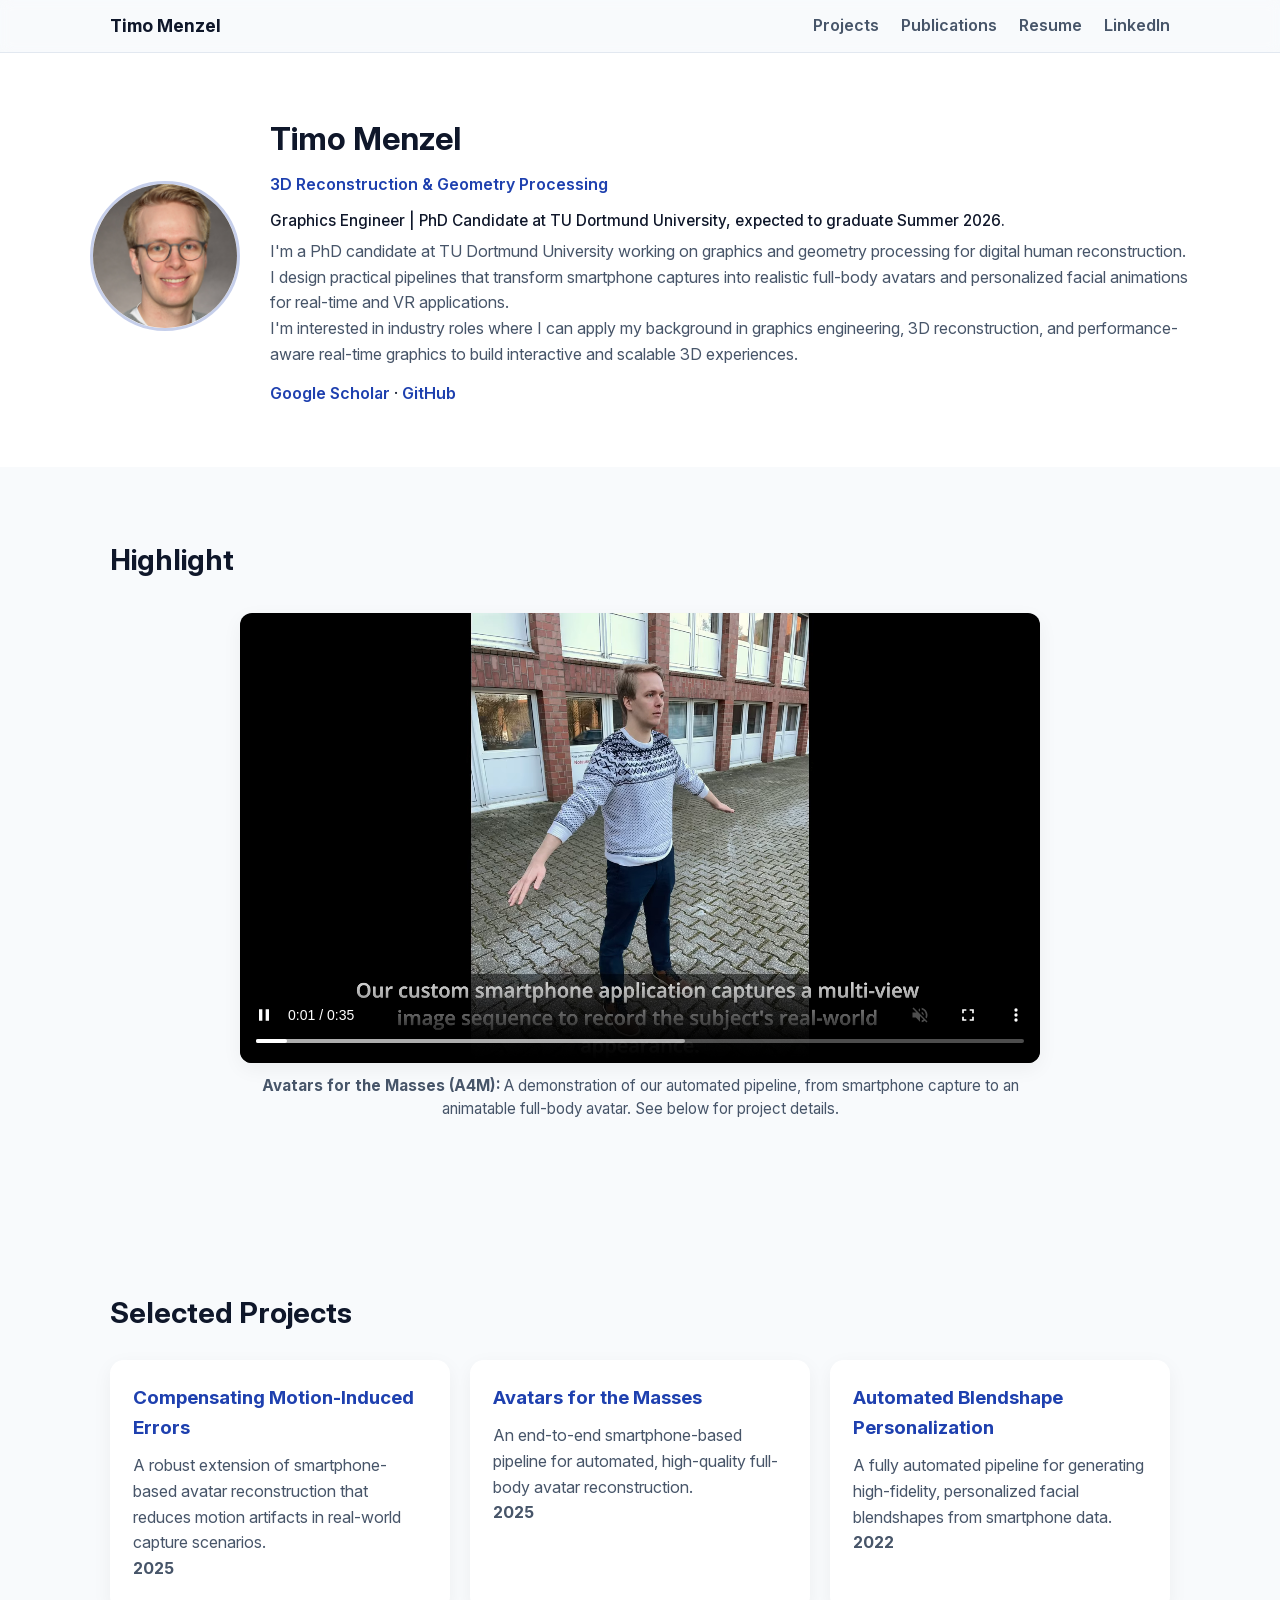
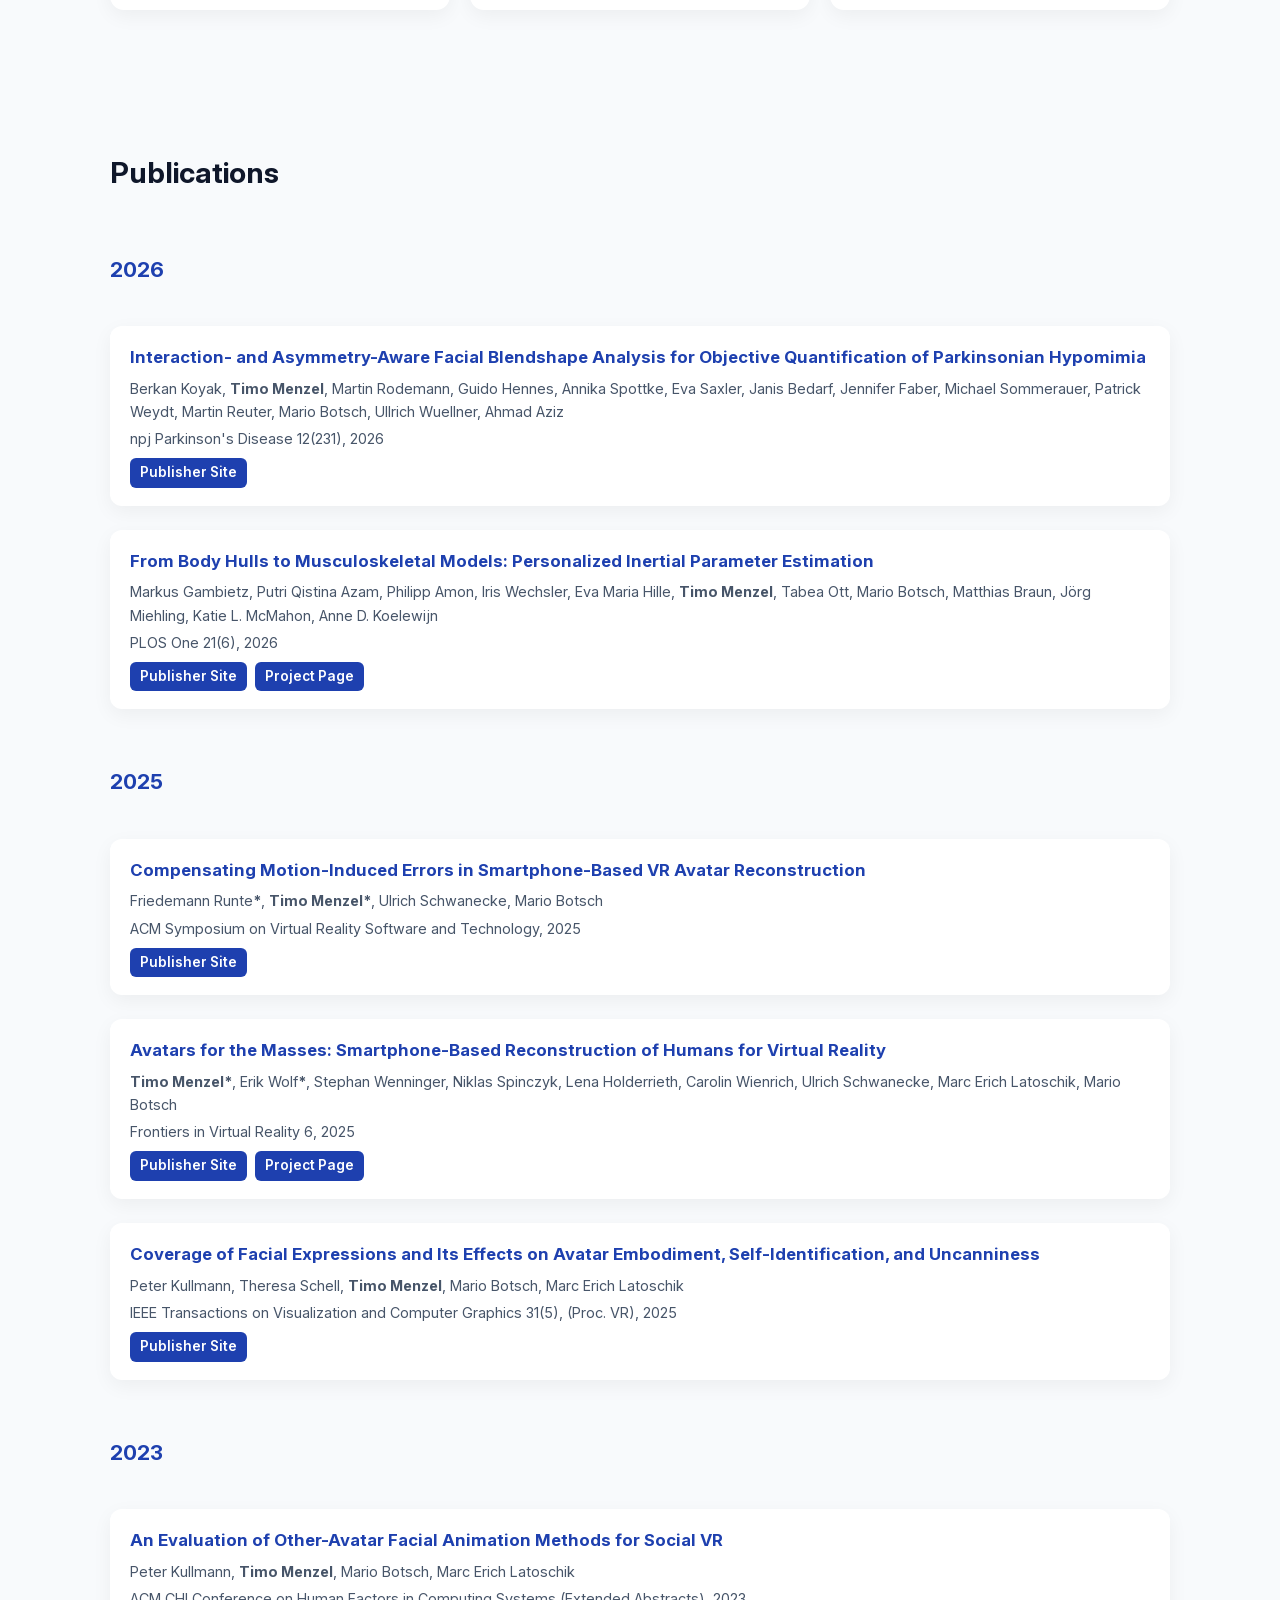
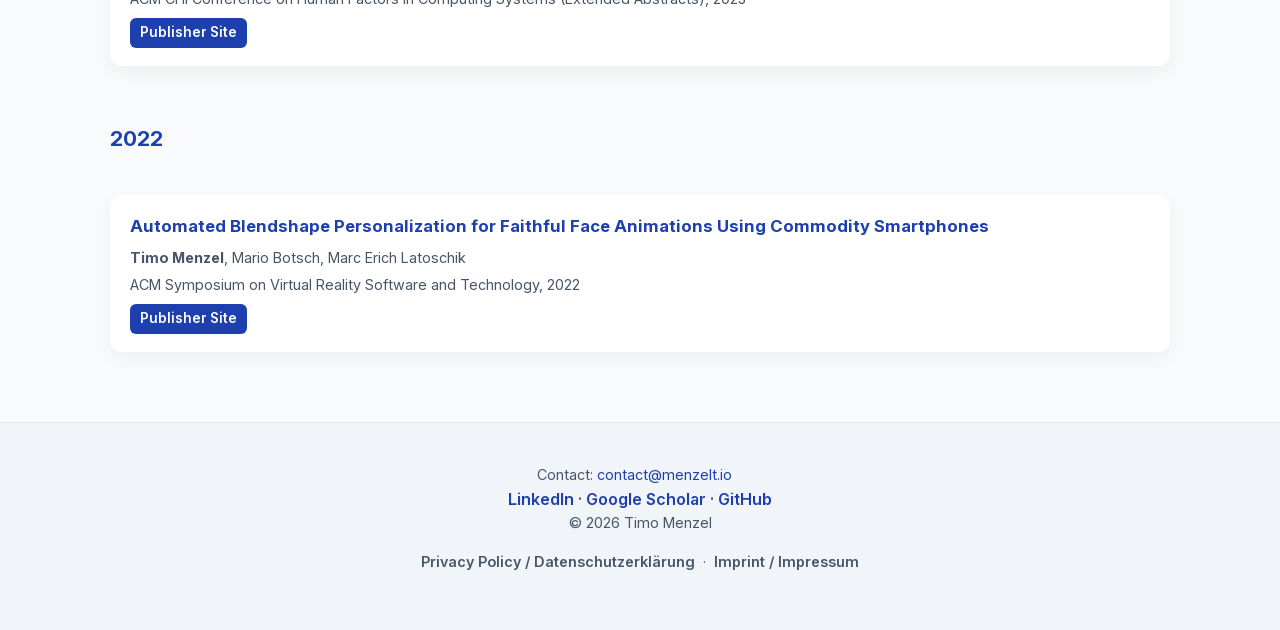
<file: index.html>
<!DOCTYPE html>
<html lang="en">

<head>
    <meta charset="UTF-8">
    <meta name="viewport" content="width=device-width, initial-scale=1.0">
    <title>Timo Menzel — Research Assistant & PhD Candidate</title>
    <link rel="stylesheet" href="style.css">
</head>

<body>

    <!-- Navigation -->
    <header id="nav-placeholder" class="nav"></header>
    <script src="js/nav.js"></script>


    <!-- Header / Hero -->
    <header id="hero-placeholder" class="hero"></header>
    <script src="js/hero.js"></script>

    <!-- Highlights -->
    <section id="highlight-video" class="section">
        <div class="section-container">
            <h2>Highlight</h2>
            <figure class="highlight-video-container">
                <video width="800" height="450" controls autoplay loop muted playsinline poster="assets/dummy.svg">
                <source src="assets/projects/avatars/video.webm" type="video/webm">
                 <source src="assets/projects/avatars/video.mp4" type="video/mp4">
                <p>Your browser does not support the video tag. You can 
                    <a href="assets/projects/avatars/video.mp4">download the video here</a>.</p>
                </video>
                <figcaption>
                    <strong>Avatars for the Masses (A4M):</strong> A demonstration of our automated pipeline, from smartphone capture to an animatable full-body avatar. See below for project details.
                </figcaption>
            </figure>
    </section>

    <!-- Projects -->
    <section id="projects" class="section">
        <div class="section-container">
            <h2>Selected Projects</h2>
            <div class="project-grid"></div> 
        </div>
    </section>
    <script src="js/projects.js"></script>


    <!-- Publications -->
    <section id="publications" class="section">
        <h2>Publications</h2>
        <div class="publication-container"></div>
        <script src="js/publications.js"></script>
    </section>

    <!-- Fill Emails -->
    <script src="js/fill_email.js"></script>

    <!-- Footer -->
    <div id="footer-placeholder"></div>
    <script src="js/footer.js"></script>

    <!-- Scripts -->
    <script src="js/scroll.js" defer></script>
</body>

</html>
</file>
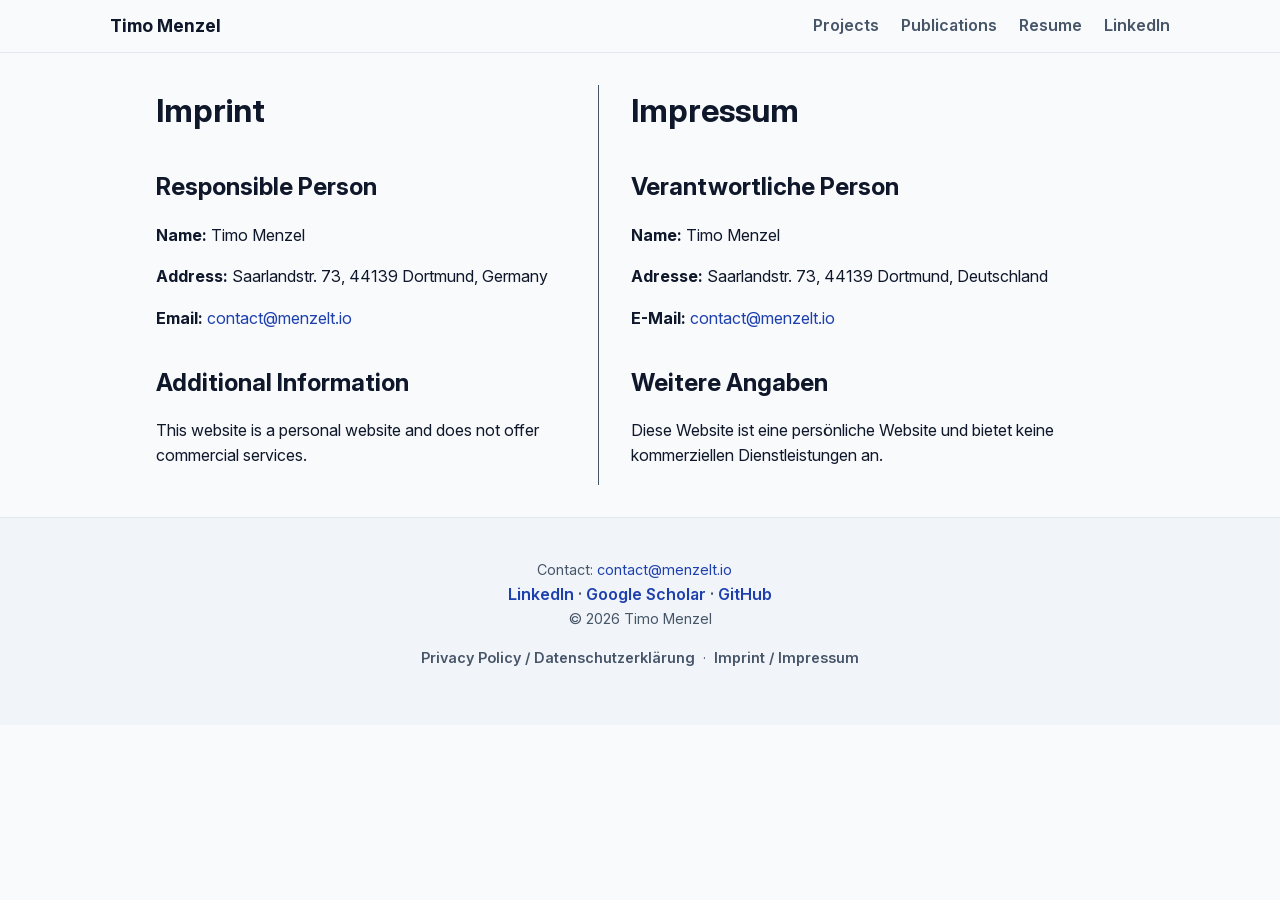
<file: imprint.html>
<!DOCTYPE html>
<html lang="en">

<head>
    <meta charset="UTF-8">
    <meta name="viewport" content="width=device-width, initial-scale=1.0">
    <title>Privacy Policy - Timo Menzel</title>
    <link rel="stylesheet" href="style.css">
</head>

<body>

    <!-- Navigation -->
    <header id="nav-placeholder" class="nav"></header>
    <script src="js/nav.js"></script>


    <div class="content-container">
        <div class="content-left">
            <h1>Imprint</h1>

            <h2>Responsible Person</h2>
            <p><strong>Name:</strong> Timo Menzel</p>
            <p><strong>Address:</strong> Saarlandstr. 73, 44139 Dortmund, Germany</p>
            <p><strong>Email:</strong> <span class="email"></span></p>

            <h2>Additional Information</h2>
            <p>This website is a personal website and does not offer commercial services.</p>
        </div>

        <div class="content-right">
            <h1>Impressum</h1>

            <h2>Verantwortliche Person</h2>
            <p><strong>Name:</strong> Timo Menzel</p>
            <p><strong>Adresse:</strong> Saarlandstr. 73, 44139 Dortmund, Deutschland</p>
            <p><strong>E-Mail:</strong> <span class="email"></span></p>

            <h2>Weitere Angaben</h2>
            <p>Diese Website ist eine persönliche Website und bietet keine kommerziellen Dienstleistungen an.</p>
        </div>
    </div>

    <!-- Fill Emails -->
    <script src="js/fill_email.js"></script>

    <!-- Footer -->
    <div id="footer-placeholder"></div>
    <script src="js/footer.js"></script>
</body>

</html>
</file>
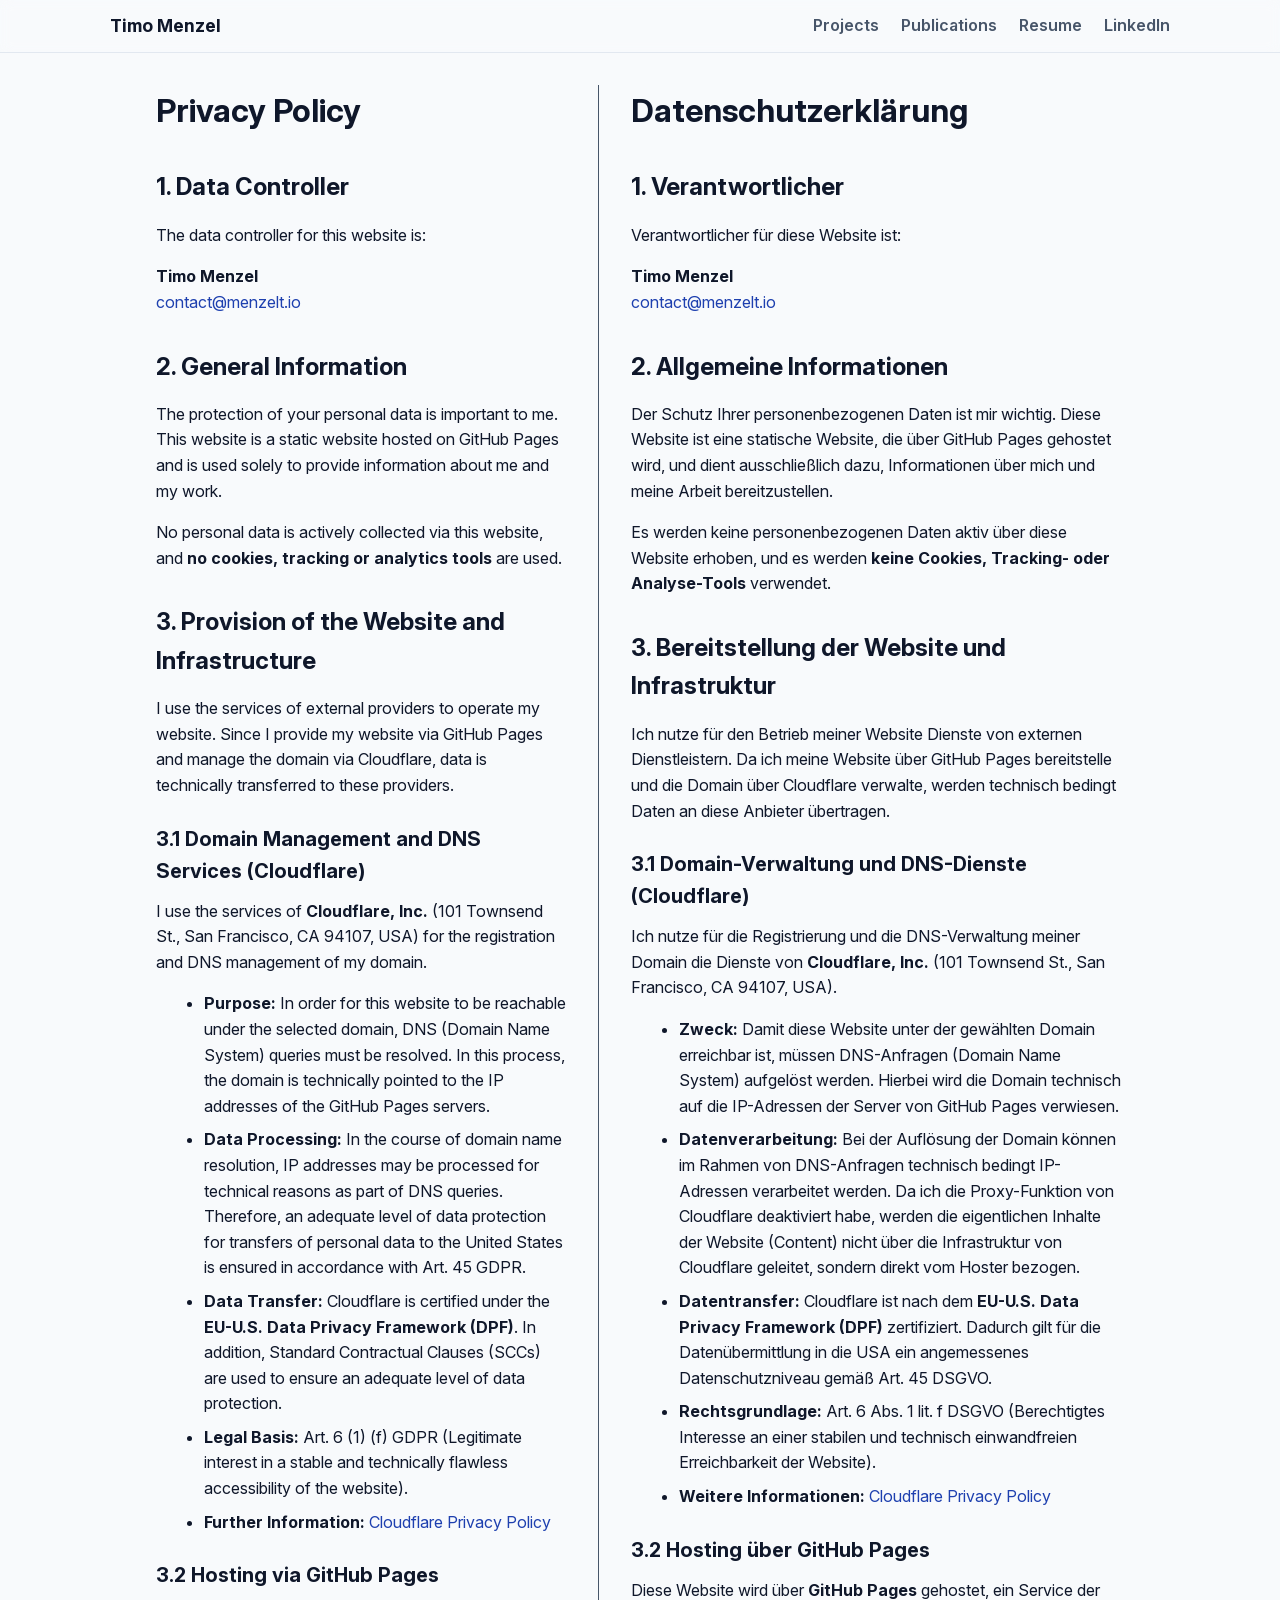
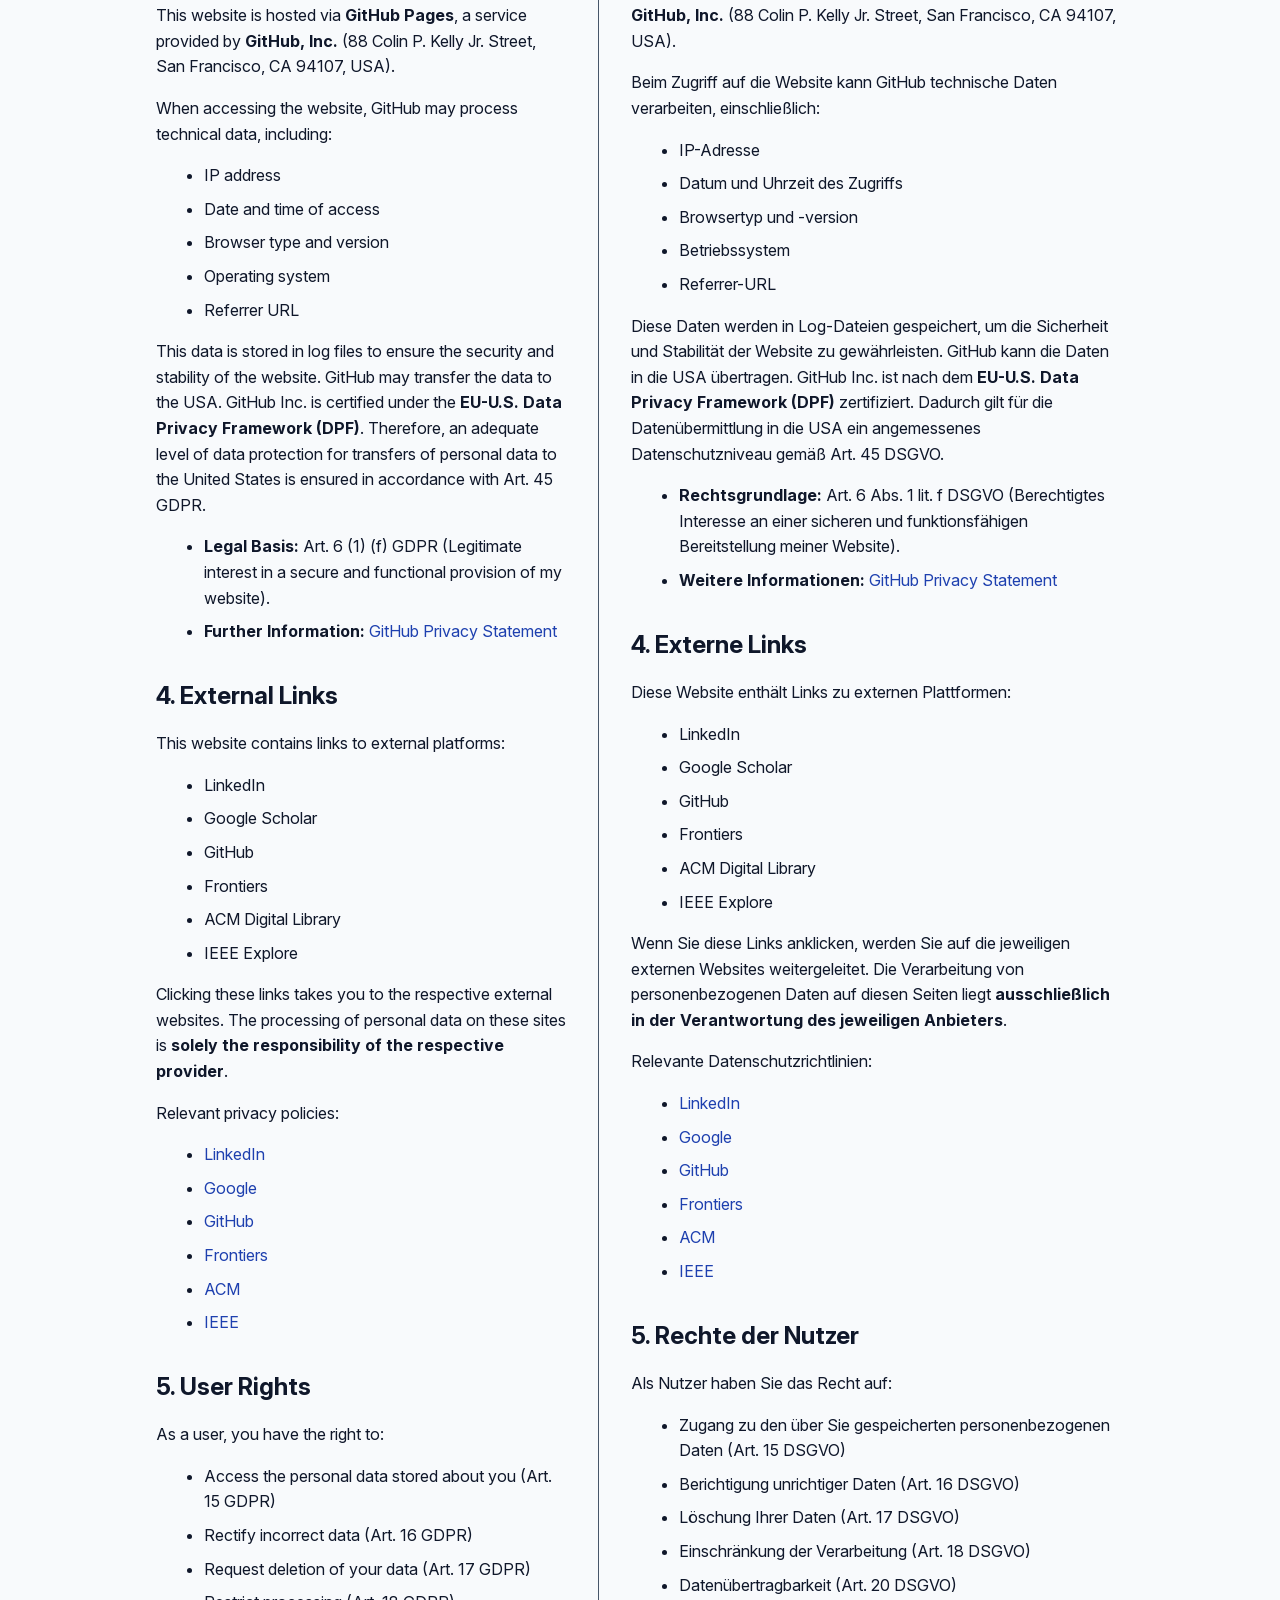
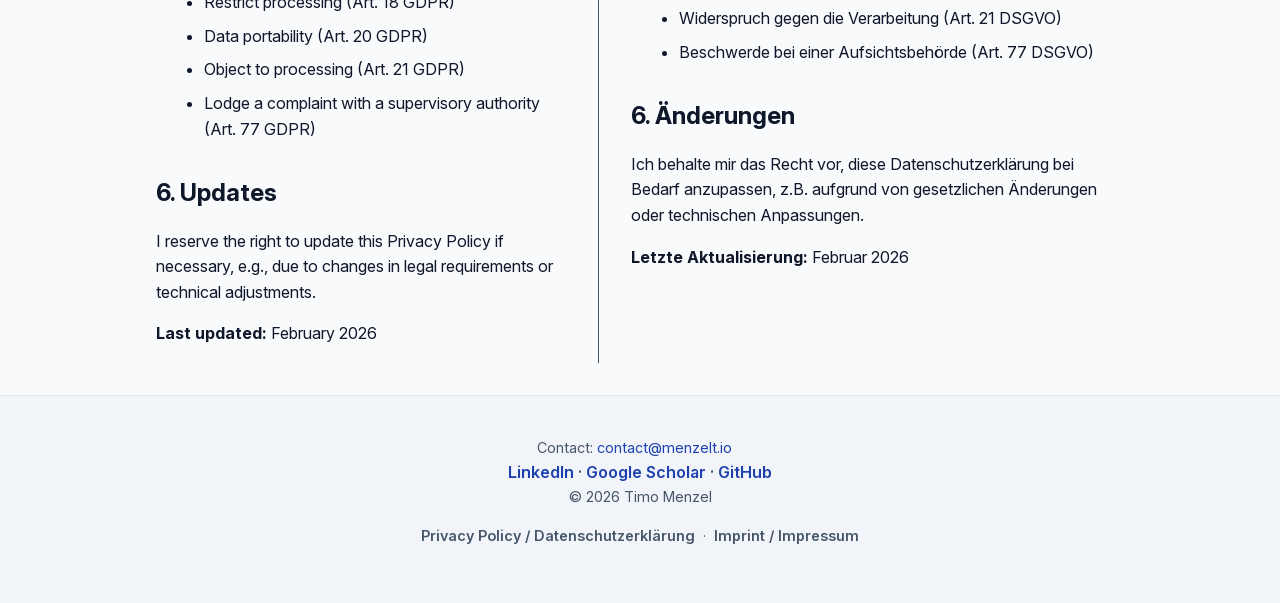
<file: privacy.html>
<!DOCTYPE html>
<html lang="en">

<head>
    <meta charset="UTF-8">
    <meta name="viewport" content="width=device-width, initial-scale=1.0">
    <title>Privacy Policy - Timo Menzel</title>
    <link rel="stylesheet" href="style.css">
</head>

<body>

    <!-- Navigation -->
    <header id="nav-placeholder" class="nav"></header>
    <script src="js/nav.js"></script>

    <div class="content-container">
        <div class="content-left">
            <h1>Privacy Policy</h1>

            <h2>1. Data Controller</h2>
            <p>The data controller for this website is:</p>
            <p><strong>Timo Menzel</strong><br>
                <span class="email"></span></p>

            <h2>2. General Information</h2>
            <p>The protection of your personal data is important to me. This website is a static website hosted on
                GitHub
                Pages and is used solely to provide information about me and my work.</p>
            <p>No personal data is actively collected via this website, and <strong>no cookies, tracking or analytics
                    tools</strong> are used.</p>

            <h2>3. Provision of the Website and Infrastructure</h2>
            <p>I use the services of external providers to operate my website. Since I provide my website via GitHub Pages and manage the domain via Cloudflare, data is technically transferred to these providers.</p>

            <h3>3.1 Domain Management and DNS Services (Cloudflare)</h3>
            <p>I use the services of <strong>Cloudflare, Inc.</strong> (101 Townsend St., San Francisco, CA 94107, USA) for the registration and DNS management of my domain.</p>
            <ul>
                <li><strong>Purpose:</strong> In order for this website to be reachable under the selected domain, DNS (Domain Name System) queries must be resolved. In this process, the domain is technically pointed to the IP addresses of the GitHub Pages servers.</li>
                <li><strong>Data Processing:</strong> In the course of domain name resolution, IP addresses may be processed for technical reasons as part of DNS queries. Therefore, an adequate level of data protection for transfers of personal data to the United States is ensured in accordance with Art. 45 GDPR.</li>
                <li><strong>Data Transfer:</strong> Cloudflare is certified under the <strong>EU-U.S. Data Privacy Framework (DPF)</strong>. In addition, Standard Contractual Clauses (SCCs) are used to ensure an adequate level of data protection.</li>
                <li><strong>Legal Basis:</strong> Art. 6 (1) (f) GDPR (Legitimate interest in a stable and technically flawless accessibility of the website).</li>
                <li><strong>Further Information:</strong> <a href="https://www.cloudflare.com/privacypolicy/" target="_blank" rel="noopener">Cloudflare Privacy Policy</a></li>
            </ul>

            <h3>3.2 Hosting via GitHub Pages</h3>
            <p>This website is hosted via <strong>GitHub Pages</strong>, a service provided by <strong>GitHub, Inc.</strong> (88 Colin P. Kelly Jr. Street, San Francisco, CA 94107, USA).</p>
            <p>When accessing the website, GitHub may process technical data, including:</p>
            <ul>
                <li>IP address</li>
                <li>Date and time of access</li>
                <li>Browser type and version</li>
                <li>Operating system</li>
                <li>Referrer URL</li>
            </ul>
            <p>This data is stored in log files to ensure the security and stability of the website. GitHub may transfer the data to the USA. GitHub Inc. is certified under the <strong>EU-U.S. Data Privacy Framework (DPF)</strong>. Therefore, an adequate level of data protection for transfers of personal data to the United States is ensured in accordance with Art. 45 GDPR.</p>
            <ul>
                <li><strong>Legal Basis:</strong> Art. 6 (1) (f) GDPR (Legitimate interest in a secure and functional provision of my website).</li>
                <li><strong>Further Information:</strong> <a href="https://docs.github.com/en/site-policy/privacy-policies/github-privacy-statement" target="_blank" rel="noopener">GitHub Privacy Statement</a></li>
            </ul>

            <h2>4. External Links</h2>
            <p>This website contains links to external platforms:</p>
            <ul>
                <li>LinkedIn</li>
                <li>Google Scholar</li>
                <li>GitHub</li>
                <li>Frontiers</li>
                <li>ACM Digital Library</li>
                <li>IEEE Explore</li>
            </ul>
            <p>Clicking these links takes you to the respective external websites. The processing of personal data on
                these
                sites
                is <strong>solely the responsibility of the respective provider</strong>.</p>
            <p>Relevant privacy policies:</p>
            <ul>
                <li><a href="https://www.linkedin.com/legal/privacy-policy" target="_blank">LinkedIn</a></li>
                <li><a href="https://policies.google.com/privacy" target="_blank">Google</a></li>
                <li><a href="https://docs.github.com/en/site-policy/privacy-policies/github-privacy-statement"
                        target="_blank">GitHub</a></li>
                <li><a href="https://www.frontiersin.org/legal/privacy-policy" target="_blank">Frontiers</a></li>
                <li><a href="https://www.acm.org/privacy-policy" target="_blank">ACM</a></li>
                <li><a href="https://www.ieee.org/about/help/security_privacy.html" target="_blank">IEEE</a></li>
            </ul>

            <h2>5. User Rights</h2>
            <p>As a user, you have the right to:</p>
            <ul>
                <li>Access the personal data stored about you (Art. 15 GDPR)</li>
                <li>Rectify incorrect data (Art. 16 GDPR)</li>
                <li>Request deletion of your data (Art. 17 GDPR)</li>
                <li>Restrict processing (Art. 18 GDPR)</li>
                <li>Data portability (Art. 20 GDPR)</li>
                <li>Object to processing (Art. 21 GDPR)</li>
                <li>Lodge a complaint with a supervisory authority (Art. 77 GDPR)</li>
            </ul>

            <h2>6. Updates</h2>
            <p>I reserve the right to update this Privacy Policy if necessary, e.g., due to changes in legal
                requirements or
                technical adjustments.</p>
            <p><strong>Last updated:</strong> February 2026</p>
        </div>

        <div class="content-right">
            <h1>Datenschutzerklärung</h1>

            <h2>1. Verantwortlicher</h2>
            <p>Verantwortlicher für diese Website ist:</p>
            <p><strong>Timo Menzel</strong><br>
                <span class="email"></span></p>

            <h2>2. Allgemeine Informationen</h2>
            <p>Der Schutz Ihrer personenbezogenen Daten ist mir wichtig. Diese Website ist eine statische Website, die
                über GitHub
                Pages gehostet wird, und dient ausschließlich dazu, Informationen über mich und meine Arbeit
                bereitzustellen.</p>
            <p>Es werden keine personenbezogenen Daten aktiv über diese Website erhoben, und es werden <strong>keine
                    Cookies,
                    Tracking- oder Analyse-Tools</strong> verwendet.</p>

            <h2>3. Bereitstellung der Website und Infrastruktur</h2>
            <p>Ich nutze für den Betrieb meiner Website Dienste von externen Dienstleistern. Da ich meine Website über GitHub Pages bereitstelle und die Domain über Cloudflare verwalte, werden technisch bedingt Daten an diese Anbieter übertragen.</p>

            <h3>3.1 Domain-Verwaltung und DNS-Dienste (Cloudflare)</h3>
            <p>Ich nutze für die Registrierung und die DNS-Verwaltung meiner Domain die Dienste von <strong>Cloudflare, Inc.</strong> (101 Townsend St., San Francisco, CA 94107, USA).</p>
            <ul>
                <li><strong>Zweck:</strong> Damit diese Website unter der gewählten Domain erreichbar ist, müssen DNS-Anfragen (Domain Name System) aufgelöst werden. Hierbei wird die Domain technisch auf die IP-Adressen der Server von GitHub Pages verwiesen.</li>
                <li><strong>Datenverarbeitung:</strong> Bei der Auflösung der Domain können im Rahmen von DNS-Anfragen technisch bedingt IP-Adressen verarbeitet werden. Da ich die Proxy-Funktion von Cloudflare deaktiviert habe, werden die eigentlichen Inhalte der Website (Content) nicht über die Infrastruktur von Cloudflare geleitet, sondern direkt vom Hoster bezogen.</li>
                <li><strong>Datentransfer:</strong> Cloudflare ist nach dem <strong>EU-U.S. Data Privacy Framework (DPF)</strong> zertifiziert. Dadurch gilt für die Datenübermittlung in die USA ein angemessenes Datenschutzniveau gemäß Art. 45 DSGVO.</li>
                <li><strong>Rechtsgrundlage:</strong> Art. 6 Abs. 1 lit. f DSGVO (Berechtigtes Interesse an einer stabilen und technisch einwandfreien Erreichbarkeit der Website).</li>
                <li><strong>Weitere Informationen:</strong> <a href="https://www.cloudflare.com/privacypolicy/" target="_blank" rel="noopener">Cloudflare Privacy Policy</a></li>
            </ul>

            <h3>3.2 Hosting über GitHub Pages</h3>
            <p>Diese Website wird über <strong>GitHub Pages</strong> gehostet, ein Service der <strong>GitHub, Inc.</strong> (88 Colin P. Kelly Jr. Street, San Francisco, CA 94107, USA).</p>
            <p>Beim Zugriff auf die Website kann GitHub technische Daten verarbeiten, einschließlich:</p>
            <ul>
                <li>IP-Adresse</li>
                <li>Datum und Uhrzeit des Zugriffs</li>
                <li>Browsertyp und -version</li>
                <li>Betriebssystem</li>
                <li>Referrer-URL</li>
            </ul>
            <p>Diese Daten werden in Log-Dateien gespeichert, um die Sicherheit und Stabilität der Website zu gewährleisten. GitHub kann die Daten in die USA übertragen. GitHub Inc. ist nach dem <strong>EU-U.S. Data Privacy Framework (DPF)</strong> zertifiziert. Dadurch gilt für die Datenübermittlung in die USA ein angemessenes Datenschutzniveau gemäß Art. 45 DSGVO.</p>
            <ul>
                <li><strong>Rechtsgrundlage:</strong> Art. 6 Abs. 1 lit. f DSGVO (Berechtigtes Interesse an einer sicheren und funktionsfähigen Bereitstellung meiner Website).</li>
                <li><strong>Weitere Informationen:</strong> <a href="https://docs.github.com/en/site-policy/privacy-policies/github-privacy-statement" target="_blank" rel="noopener">GitHub Privacy Statement</a></li>
            </ul>

            <h2>4. Externe Links</h2>
            <p>Diese Website enthält Links zu externen Plattformen:</p>
            <ul>
                <li>LinkedIn</li>
                <li>Google Scholar</li>
                <li>GitHub</li>
                <li>Frontiers</li>
                <li>ACM Digital Library</li>
                <li>IEEE Explore</li>
            </ul>
            <p>Wenn Sie diese Links anklicken, werden Sie auf die jeweiligen externen Websites weitergeleitet. Die
                Verarbeitung von
                personenbezogenen Daten auf diesen Seiten liegt <strong>ausschließlich in der Verantwortung des
                    jeweiligen
                    Anbieters</strong>.</p>
            <p>Relevante Datenschutzrichtlinien:</p>
            <ul>
                <li><a href="https://www.linkedin.com/legal/privacy-policy" target="_blank">LinkedIn</a></li>
                <li><a href="https://policies.google.com/privacy" target="_blank">Google</a></li>
                <li><a href="https://docs.github.com/en/site-policy/privacy-policies/github-privacy-statement"
                        target="_blank">GitHub</a></li>
                <li><a href="https://www.frontiersin.org/legal/privacy-policy" target="_blank">Frontiers</a></li>
                <li><a href="https://www.acm.org/privacy-policy" target="_blank">ACM</a></li>
                <li><a href="https://www.ieee.org/about/help/security_privacy.html" target="_blank">IEEE</a></li>
            </ul>
            <h2>5. Rechte der Nutzer</h2>
            <p>Als Nutzer haben Sie das Recht auf:</p>
            <ul>
                <li>Zugang zu den über Sie gespeicherten personenbezogenen Daten (Art. 15 DSGVO)</li>
                <li>Berichtigung unrichtiger Daten (Art. 16 DSGVO)</li>
                <li>Löschung Ihrer Daten (Art. 17 DSGVO)</li>
                <li>Einschränkung der Verarbeitung (Art. 18 DSGVO)</li>
                <li>Datenübertragbarkeit (Art. 20 DSGVO)</li>
                <li>Widerspruch gegen die Verarbeitung (Art. 21 DSGVO)</li>
                <li>Beschwerde bei einer Aufsichtsbehörde (Art. 77 DSGVO)</li>
            </ul>

            <h2>6. Änderungen</h2>
            <p>Ich behalte mir das Recht vor, diese Datenschutzerklärung bei Bedarf anzupassen, z.B. aufgrund von
                gesetzlichen Änderungen oder technischen Anpassungen.</p>
            <p><strong>Letzte Aktualisierung:</strong> Februar 2026</p>
        </div>
    </div>

    <!-- Fill E-Mail -->
    <script src="js/fill_email.js"></script>

    <!-- Footer -->
    <div id="footer-placeholder"></div>
    <script src="js/footer.js"></script>
</body>

</html>
</file>
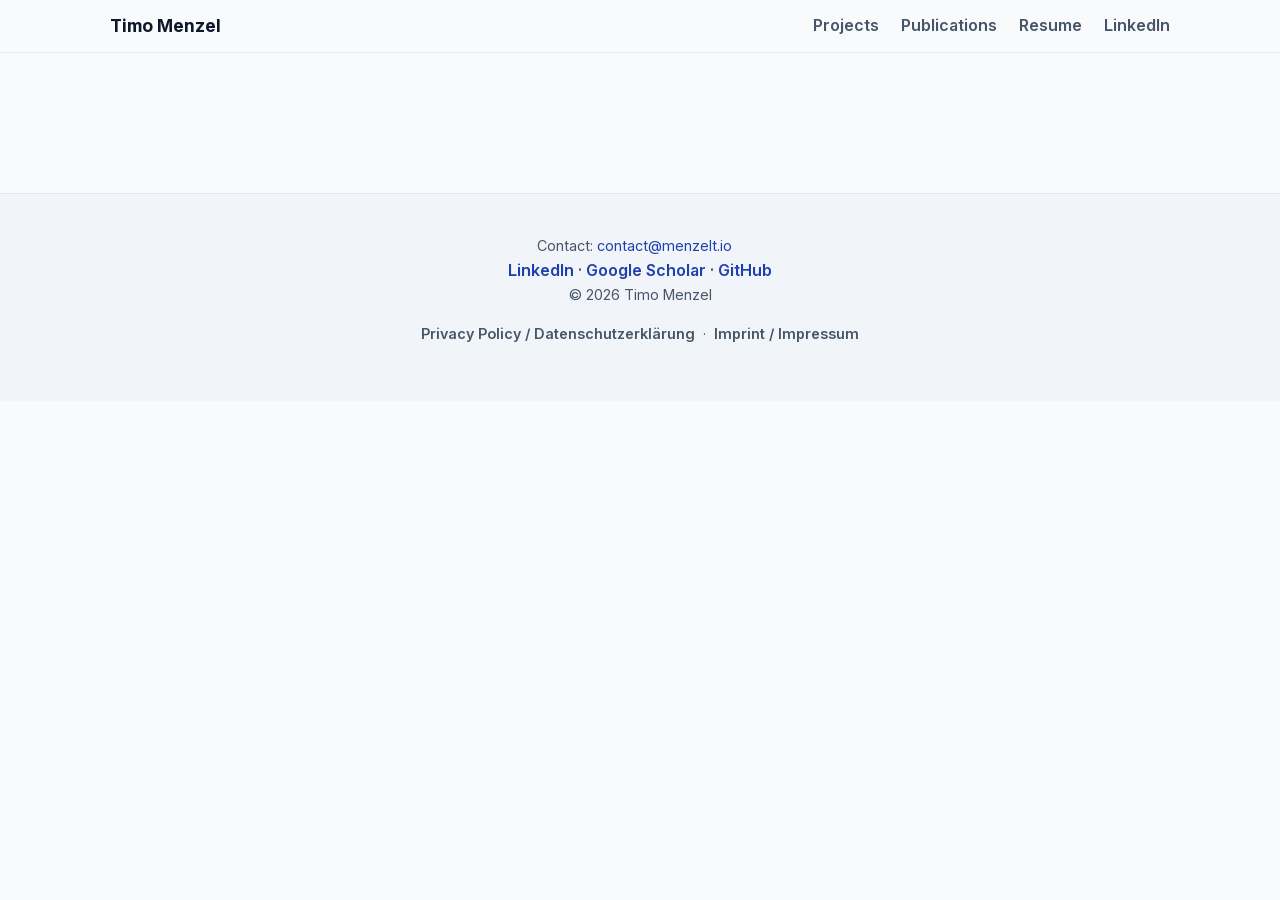
<file: projects/project.html>
<!DOCTYPE html>
<html lang="en">

<head>
    <meta charset="UTF-8">
    <meta name="viewport" content="width=device-width, initial-scale=1.0">
    <title>Project — Timo Menzel</title>
    <link rel="stylesheet" href="../style.css">
</head>

<body>

    <!-- Navigation -->
    <header id="nav-placeholder" class="nav"></header>
    <script src="../js/nav.js"></script>

    <!-- Projects -->
    <section class="project-page">
    </section>
    <script src="../js/project_page.js"></script>

    <!-- Fill Emails -->
    <script src="../js/fill_email.js"></script>

    <!-- Footer -->
    <div id="footer-placeholder"></div>
    <script src="../js/footer.js"></script>

</body>

</html>
</file>
<file: style.css>
/* ========================
Global Settings
======================== */
html {
    scroll-behavior: smooth;
}

/* ========================
Font Faces
======================== */

@font-face {
  font-family: "Inter";
  src: url("/fonts/inter/InterVariable.woff2") format("woff2");
  font-weight: 100 950;
  font-style: normal;
  font-display: swap;
}

@font-face {
  font-family: "Inter";
  src: url("/fonts/inter/InterVariable-Italic.woff2") format("woff2");
  font-weight: 100 950;
  font-style: italic;
  font-display: swap;
}


/* ========================
Color System (Light Mode Default)
======================== */
:root {
    /* Accent & identity */
    --accent: #1e40af;
    /* deep indigo blue */
    --accent-soft: rgba(30, 64, 175, 0.12);
    /* subtle accent highlight */

    /* Backgrounds */
    --bg-main: #f8fafc;
    /* page background */
    --bg-card: #ffffff;
    /* cards / tiles */
    --bg-alt: #f1f5f9;
    /* alternating sections */

    /* Text */
    --text-main: #0f172a;
    /* main text */
    --text-muted: #475569;
    /* secondary text */

    /* UI elements */
    --border-light: #e2e8f0;
    --shadow-soft: 0 6px 20px rgba(0, 0, 0, 0.05);
    --shadow-hover: 0 14px 30px rgba(0, 0, 0, 0.08);
}

/* ========================
Dark Mode Palette
======================== */
@media (prefers-color-scheme: dark) {
    :root {
        --bg-main: #0b1220;
        /* deep navy */
        --bg-card: #111827;
        /* card background */
        --bg-alt: #0f172a;
        --text-main: #e5e7eb;
        --text-muted: #9ca3af;
        --border-light: #1f2937;

        --accent: #60a5fa;
        --accent-soft: rgba(96, 165, 250, 0.15);

        --shadow-soft: 0 8px 24px rgba(0, 0, 0, 0.4);
        --shadow-hover: 0 16px 40px rgba(0, 0, 0, 0.5);

    }

    .nav {
        background: rgba(17, 24, 39, 0.9);
    }
}

/* ========================
Global Styles
======================== */

* {
    box-sizing: border-box;
    margin: 0;
    padding: 0;
}

body {
    font-family: 'Inter';
    color: var(--text-main);
    background-color: var(--bg-main);
    line-height: 1.6;
}

/* ========================
Navigation Bar
======================== */
.nav {
    position: sticky;
    top: 0;
    backdrop-filter: blur(6px);
    border-bottom: 1px solid var(--border-light);
    z-index: 100;
}

.nav-container {
    max-width: 1100px;
    margin: 0 auto;
    padding: 12px 20px;
    display: flex;
    justify-content: space-between;
    align-items: center;
}

.nav-logo {
    font-weight: 700;
    font-size: 1.1rem;
}

.nav-logo a {
    text-decoration: none;
    color: var(--text-main);
    font-size: inherit;
    /* ensure it matches the parent */
    font-weight: inherit;
    /* ensure it matches the parent */
    line-height: 1;
}


.nav-logo a:hover {
    color: var(--accent);
}

nav a {
    margin-left: 18px;
    text-decoration: none;
    color: var(--text-muted);
    font-weight: 600;
    transition: color 0.15s ease;
}

nav a:hover {
    color: var(--accent);
}

/* ========================
Hero Section
======================== */
.hero {
    padding: 60px 20px;
    background-color: var(--bg-card);
}

.hero-container {
    display: flex;
    flex-wrap: wrap;
    max-width: 1100px;
    margin: 0 auto;
    align-items: center;
}

.hero-left {
    flex: 0 0 150px;
    margin-right: 30px;
}

.profile-pic {
    width: 150px;
    height: 150px;
    border-radius: 50%;
    object-fit: cover;
    border: 3px solid rgba(30, 64, 175, 0.25);
}

.hero-right {
    flex: 1;
}

.hero h1 {
    font-size: 2rem;
    font-weight: 700;
    margin-bottom: 8px;
}

.subtitle {
    color: var(--accent);
    margin-bottom: 12px;
    font-weight: 600;
}

.hero-institution {
    font-size: 0.95rem;
    /* slightly smaller than subtitle */
    font-weight: 500;
    /* medium weight */
    /* color: var(--text-muted);  muted color for secondary info */
    margin-bottom: 8px;
    /* spacing below it before topics or description */
    line-height: 1.4;
    /* comfortable line spacing */
}

.topics {
    font-weight: 500;
    margin-bottom: 16px;
}

.description {
    margin-bottom: 14px;
    color: var(--text-muted);
}

.links-inline a {
    color: var(--accent);
    text-decoration: none;
    font-weight: 600;
}

.links-inline a:hover {
    text-decoration: underline;
}

/* ========================
Sections
======================== */
.section {
    padding: 70px 20px;
    max-width: 1100px;
    margin: 0 auto;
}

.section-alt {
    background-color: var(--bg-alt);
}

.section h2 {
    font-size: 1.8rem;
    margin-bottom: 24px;
    color: var(--text-main);
}

/* ========================
Highlight Video
======================== */

.highlight-video-container {
    max-width: 800px;          
    width: 100%;               
    margin: 30px auto;         
    /* Removed aspect-ratio and overflow from here so the caption can breathe */
}

/* New wrapper style to isolate the video frame properties */
.highlight-video-container video,
.highlight-video-container iframe {
    width: 100%;
    height: auto;
    aspect-ratio: 16 / 9;      /* Kept aspect ratio bound to the video */
    object-fit: cover;         
    display: block;            
    border-radius: 12px;       /* Smooth corners on the video */
    box-shadow: var(--shadow-soft);
    overflow: hidden;
}

.highlight-video-container figcaption {
    margin-top: 12px;
    font-size: 0.95rem;
    line-height: 1.5;
    color: var(--text-muted);  
    text-align: center;         
}

/* ========================
Project Tiles
======================== */
.project-grid {
    display: grid;
    grid-template-columns: repeat(auto-fit, minmax(280px, 1fr));
    gap: 20px;
}

.project-card h3 {
    color: var(--accent);
    margin-bottom: 10px;
}

.project-card p {
    color: var(--text-muted);
}

.project-card-wrapper {
    position: relative;
    display: block;
    width: 100%;
}

.project-card {
    display: block;
    background-color: var(--bg-card);
    padding: 22px;
    border-radius: 14px;
    min-height: 250px;
    box-shadow: var(--shadow-soft);
    border: 1px solid transparent;
    text-decoration: none;
    color: inherit;
    transition: transform 0.15s ease, box-shadow 0.15s ease, border 0.15s ease;
    position: relative;
}

.project-card-wrapper:hover .project-card {
    transform: translateY(-5px);      
    box-shadow: var(--shadow-hover);
    border: 1px solid rgba(30, 64, 175, 0.18);
}


/* ========================
Project Subpages
======================== */
.project-page {
    padding: 70px 20px;
    max-width: 1100px;
    margin: 0 auto;
}

.project-container {
    display: flex;
    gap: 40px;
    flex-wrap: wrap;
    align-items: flex-start;
}

.project-left {
    flex: 1;
}

.project-left h1 {
    font-size: 2rem;
    color: var(--accent);
    margin-bottom: 12px;
}

.project-left .authors {
    font-weight: 600;
    color: var(--text-muted);
    margin-bottom: 14px;
}

.project-left .conf_journal {
    font-weight: 400;
    color: var(--text-muted);
    margin-bottom: 20px;
}

.project-left .description {
    margin-bottom: 16px;
    color: var(--text-muted);
    text-align: justify;
}

.project-right {
    flex: 0 0 400px;
}

.project-right .project-image {
    width: 100%;
    border-radius: 10px;
    box-shadow: var(--shadow-soft);
}

.project-right .image-caption {
    margin-top: 8px;
    font-size: 0.9rem;
    color: var(--text-muted);
    text-align: center;
}

/* Responsive (project page) */
@media(max-width: 768px) {
    .project-container {
        flex-direction: column;
    }

    .project-right {
        flex: 1;
        margin-top: 20px;
    }
}

.project-video-section {
    width: 100%;
    clear: both; /* Ensures it forces itself below any floating elements */
    margin-top: 20px;
}

/* Ensures the video matches the same style as your homepage highlight video */
.project-video-section .highlight-video-container video {
    width: 100%;
    height: auto;
    aspect-ratio: 16 / 9;
    object-fit: cover;
    display: block;
    border-radius: 12px;
    box-shadow: var(--shadow-soft);
}

/* ========================
Publications
======================== */
.publication-container {
    display: flex;
    flex-direction: column;
    gap: 1.5rem;
}

.publication-year {
    margin-top: 2rem;
    margin-bottom: 1rem;
    color: var(--accent);
    font-size: 1.3rem;
    font-weight: 700;
}

.publication-card {
    background-color: var(--bg-card);
    padding: 18px 20px;
    border-radius: 12px;
    box-shadow: var(--shadow-soft);
    transition: transform 0.15s ease, box-shadow 0.15s ease;
}

.publication-card h4 {
    margin-bottom: 6px;
    font-size: 1.05rem;
    color: var(--accent);
}

.publication-card .authors,
.publication-card .venue {
    color: var(--text-muted);
    font-size: 0.9rem;
    margin-bottom: 4px;
}

.publication-buttons {
    margin-top: 8px;
    display: flex;
    gap: 0.5rem;
}

.publication-buttons .btn {
    background-color: var(--accent);
    color: white;
    text-decoration: none;
    padding: 4px 10px;
    border-radius: 6px;
    font-size: 0.85rem;
    font-weight: 600;
    transition: background-color 0.15s ease;
}

.publication-buttons .btn:hover {
    background-color: var(--accent-soft);
    color: var(--text-main);
}

.asterisk-hover {
    cursor: help;              
    font-weight: bold;
}


/* ========================
Footer
======================== */
.footer {
    text-align: center;
    padding: 40px 20px;
    color: var(--text-muted);
    background-color: var(--bg-alt);
    border-top: 1px solid var(--border-light);
    font-size: 0.9rem;

    a {
        color: var(--accent);
        text-decoration: none;
        margin-right: 12px;
    }

    a:hover {
        text-decoration: underline;
    }


    .links-inline {
        display: flex;
        justify-content: center;
        align-items: center;
        font-weight: 600;
        font-size: 1rem;
        gap: 0;
        /* remove automatic flex gap */
    }

    .links-inline a {
        color: var(--accent);
        text-decoration: none;
        line-height: 1;
        margin: 0 0.25rem;
        /* uniform spacing around links */
    }

    .links-inline a:hover {
        text-decoration: underline;
    }

    .links-inline .dot {
        color: var(--text-muted);
        margin: 0 0.25rem;
        /* same spacing around dots */
    }

    #legal-links-container {
        text-align: center;
        /* Center inline content horizontally */
        margin: 1rem 0;
        /* Optional spacing above/below */
        font-size: 0.9rem;
        /* Optional smaller font for footer links */
    }

    #legal-links-container a {
        text-decoration: none;
        /* Optional: remove underline */
        color: inherit;
        /* Keep the same color as surrounding text */
        margin: 0 0.25rem;
        /* Optional spacing between links and · */
    }

}

/* ========================
Privacy & Imprint Pages
======================== */
.content-container {
    max-width: 1000px;
    margin: 2rem auto;
    padding: 0 1rem;
    line-height: 1.6;
    display: flex;
    flex-direction: row;
    gap: 2rem;


    .content-left {
        flex: 0.5;
        padding-right: 2rem;
        border-right: 1px solid var(--text-muted);
    }

    .content-right {
        flex: 0.6;
    }


    /* Titles */
    h1 {
        font-size: 2rem;
        margin-bottom: 2rem;
        color: var(--text-main);
    }

    h2 {
        font-size: 1.5rem;
        margin-top: 2rem;
        margin-bottom: 1rem;
        color: var(--text-main);
    }

    h3 {
        font-size: 1.25rem;
        margin-top: 1.5rem;
        margin-bottom: 0.75rem;
    }

    /* Absätze */
    p {
        margin-bottom: 1rem;
    }

    /* Listen */
    ul,
    ol {
        margin: 0 0 1rem 2rem;
        /* Abstand unten + Einzug */
        padding-left: 1rem;
    }

    li {
        margin-bottom: 0.5rem;
        /* Abstand zwischen Listenelementen */
    }

    /* Links */
    a {
        color: var(--accent);
        text-decoration: none;
    }

    a:hover {
        text-decoration: underline;
    }

    /* Optional: Abschnittshervorhebung */
    .section {
        padding: 1rem;
        border-left: 3px solid var(--accent);
        margin-bottom: 1.5rem;
    }
}

/* ========================
Responsive (Hero)
======================== */
@media(max-width: 768px) {
    .hero-container {
        flex-direction: column;
        align-items: center;
        text-align: center;
    }

    .hero-left {
        margin-right: 0;
        margin-bottom: 20px;
    }
}
</file>
